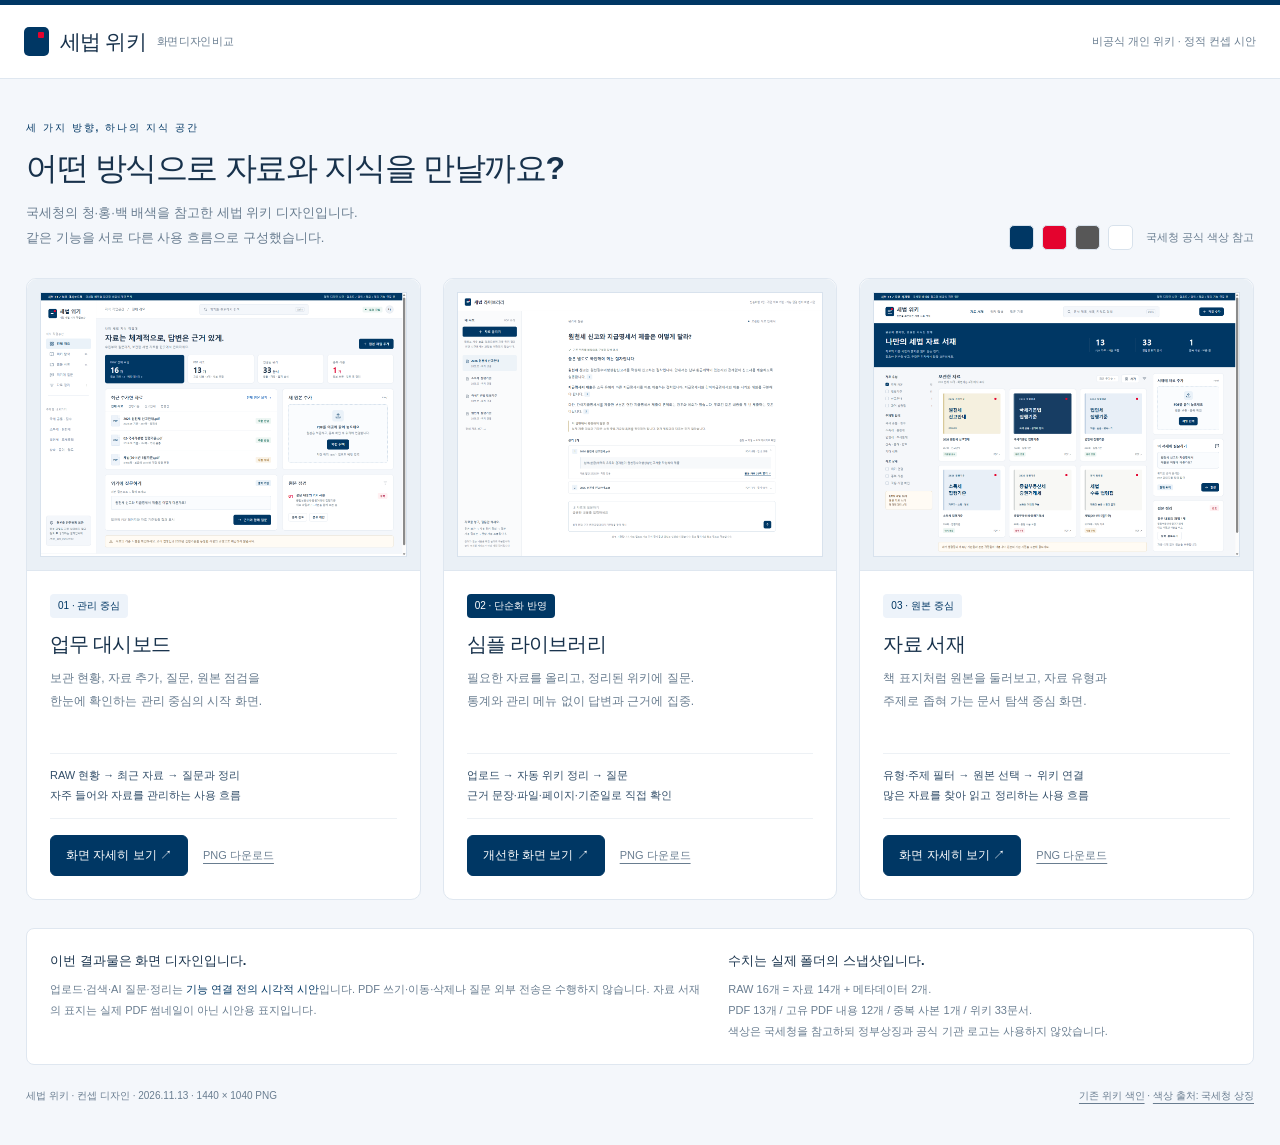
<file: index.html>
<!doctype html>
<html lang="ko">
<head>
<meta charset="utf-8">
<meta name="viewport" content="width=device-width, initial-scale=1">
<meta name="color-scheme" content="light">
<title>세법 위키 · 화면 디자인 3가지</title>
<style>
:root{font-family:"Malgun Gothic","맑은 고딕","Segoe UI",sans-serif;color:#18324c;background:#f4f7fb;font-synthesis:none;--blue:#003764;--red:#e4032e;--muted:#697d90;--line:#dfe7f0}*{box-sizing:border-box}body{margin:0}a{color:inherit}a:focus-visible{outline:3px solid #1265bd;outline-offset:5px}.masthead{border-block-start:5px solid var(--blue);background:#fff;border-block-end:1px solid var(--line);padding:22px max(24px,calc((100% - 1320px)/2));display:flex;align-items:center;justify-content:space-between;gap:20px;flex-wrap:wrap}.wordmark{font-weight:800;font-size:21px;letter-spacing:-.8px;display:flex;align-items:center;gap:11px}.mark{inline-size:25px;block-size:29px;border-radius:5px;background:var(--blue);position:relative}.mark:after{content:"";position:absolute;inset-block-start:5px;inset-inline-end:5px;inline-size:6px;block-size:6px;background:var(--red);border-radius:1px}.masthead small{font-size:11px;color:var(--muted)}main{max-inline-size:1372px;margin-inline:auto;padding:42px 26px}.intro{display:flex;align-items:flex-end;justify-content:space-between;gap:25px;flex-wrap:wrap;margin-block-end:28px}.eyebrow{font-size:10px;letter-spacing:2px;color:var(--blue);font-weight:700}h1{font-size:32px;line-height:1.5;letter-spacing:-1.4px;margin:9px 0}p{font-size:13px;line-height:1.9;color:var(--muted);margin:0}.palette{display:flex;gap:8px;align-items:center;flex-wrap:wrap}.swatch{inline-size:25px;block-size:25px;border-radius:5px;border:1px solid #d8e2ec}.palette span:last-child{font-size:11px;color:var(--muted);margin-inline-start:5px}.cards{display:grid;grid-template-columns:repeat(auto-fit,minmax(min(100%,340px),1fr));gap:22px}.card{border:1px solid var(--line);background:white;border-radius:10px;min-inline-size:0}.image-link{display:block;background:#eaf0f6;border-radius:10px 10px 0 0;padding:13px;border-block-end:1px solid var(--line)}img{display:block;inline-size:100%;block-size:auto;aspect-ratio:1440/1040;border:1px solid #d8e2ed;background:#fff}.details{padding:23px}.badge{display:inline-block;font-size:10px;padding:5px 8px;color:var(--blue);background:#edf3fa;border-radius:4px}.badge.recommended{background:var(--blue);color:#fff}h2{font-size:20px;letter-spacing:-.8px;margin:13px 0 9px}.description{min-block-size:70px;font-size:12px}.focus{font-size:11px;color:#324e69;margin-block:16px;padding-block:12px;border-block:1px solid #edf1f5;line-height:1.8}.links{display:flex;align-items:center;gap:10px;flex-wrap:wrap}.open{display:inline-block;font-size:12px;font-weight:700;background:var(--blue);color:white;padding:11px 15px;border:1px solid var(--blue);border-radius:6px;text-decoration:none}.download{font-size:11px;color:var(--muted);padding:10px 5px;text-underline-offset:4px}.scope{margin-block-start:28px;display:grid;grid-template-columns:minmax(0,1.3fr) minmax(0,1fr);gap:26px;background:white;border:1px solid var(--line);border-radius:8px;padding:23px}.scope h3{font-size:13px;margin:0 0 9px}.scope p{font-size:11px}.scope strong{color:var(--blue)}footer{display:flex;justify-content:space-between;gap:20px;flex-wrap:wrap;font-size:10px;color:var(--muted);padding-block-start:24px}footer a{text-underline-offset:4px}@media(max-width:700px){main{padding:28px 18px}h1{font-size:25px}.masthead{padding:18px}.intro{align-items:flex-start}.scope{grid-template-columns:minmax(0,1fr)}.description{min-block-size:0}}
</style>
</head>
<body>
<header class="masthead"><div class="wordmark"><span class="mark" aria-hidden="true"></span>세법 위키 <small>화면 디자인 비교</small></div><small>비공식 개인 위키 · 정적 컨셉 시안</small></header>
<main>
<section class="intro"><div><div class="eyebrow">세 가지 방향, 하나의 지식 공간</div><h1>어떤 방식으로 자료와 지식을 만날까요?</h1><p>국세청의 청·홍·백 배색을 참고한 세법 위키 디자인입니다.<br>같은 기능을 서로 다른 사용 흐름으로 구성했습니다.</p></div><div class="palette" aria-label="정부청색 003764, 정부적색 E4032E, 정부회색 575757, 백색"><span class="swatch" style="background:#003764"></span><span class="swatch" style="background:#e4032e"></span><span class="swatch" style="background:#575757"></span><span class="swatch" style="background:white"></span><span>국세청 공식 색상 참고</span></div></section>
<section class="cards" aria-label="컨셉 디자인 3가지">
<article class="card"><a class="image-link" href="design/concept-01.html" aria-label="시안 01 업무 대시보드 화면 열기"><img src="design/concept-01.png" width="1440" height="1040" alt="시안 01. 흰색 사이드바와 청색 현황 카드, 최근 자료, 업로드, 위키 질문, 원본 점검을 배치한 대시보드" fetchpriority="high"></a><div class="details"><span class="badge">01 · 관리 중심</span><h2>업무 대시보드</h2><p class="description">보관 현황, 자료 추가, 질문, 원본 점검을<br>한눈에 확인하는 관리 중심의 시작 화면.</p><div class="focus">RAW 현황 → 최근 자료 → 질문과 정리<br>자주 들어와 자료를 관리하는 사용 흐름</div><div class="links"><a class="open" href="design/concept-01.html">화면 자세히 보기 ↗</a><a class="download" href="design/concept-01.png" download>PNG 다운로드</a></div></div></article>
<article class="card"><a class="image-link" href="design/concept-02.html" aria-label="단순화한 시안 02 세법 라이브러리 열기"><img src="design/concept-02.png" width="1440" height="1040" alt="단순화한 시안 02. 왼쪽 내 자료와 업로드, 가운데 질문과 답변, 접어 볼 수 있는 정확한 원문 인용과 PDF 링크를 배치한 두 열 라이브러리" loading="lazy"></a><div class="details"><span class="badge recommended">02 · 단순화 반영</span><h2>심플 라이브러리</h2><p class="description">필요한 자료를 올리고, 정리된 위키에 질문.<br>통계와 관리 메뉴 없이 답변과 근거에 집중.</p><div class="focus">업로드 → 자동 위키 정리 → 질문<br>근거 문장·파일·페이지·기준일로 직접 확인</div><div class="links"><a class="open" href="design/concept-02.html">개선한 화면 보기 ↗</a><a class="download" href="design/concept-02.png" download>PNG 다운로드</a></div></div></article>
<article class="card"><a class="image-link" href="design/concept-03.html" aria-label="시안 03 자료 서재 화면 열기"><img src="design/concept-03.png" width="1440" height="1040" alt="시안 03. 청색 소개 영역, 세목 필터, 책 표지형 PDF 서가, 자료 추가와 질문 및 중복 검토를 배치한 자료 서재" loading="lazy"></a><div class="details"><span class="badge">03 · 원본 중심</span><h2>자료 서재</h2><p class="description">책 표지처럼 원본을 둘러보고, 자료 유형과<br>주제로 좁혀 가는 문서 탐색 중심 화면.</p><div class="focus">유형·주제 필터 → 원본 선택 → 위키 연결<br>많은 자료를 찾아 읽고 정리하는 사용 흐름</div><div class="links"><a class="open" href="design/concept-03.html">화면 자세히 보기 ↗</a><a class="download" href="design/concept-03.png" download>PNG 다운로드</a></div></div></article>
</section>
<section class="scope"><div><h3>이번 결과물은 화면 디자인입니다.</h3><p>업로드·검색·AI 질문·정리는 <strong>기능 연결 전의 시각적 시안</strong>입니다. PDF 쓰기·이동·삭제나 질문 외부 전송은 수행하지 않습니다. 자료 서재의 표지는 실제 PDF 썸네일이 아닌 시안용 표지입니다.</p></div><div><h3>수치는 실제 폴더의 스냅샷입니다.</h3><p>RAW 16개 = 자료 14개 + 메타데이터 2개.<br>PDF 13개 / 고유 PDF 내용 12개 / 중복 사본 1개 / 위키 33문서.<br>색상은 국세청을 참고하되 정부상징과 공식 기관 로고는 사용하지 않았습니다.</p></div></section>
<footer><span>세법 위키 · 컨셉 디자인 · 2026.11.13 · 1440 × 1040 PNG</span><span><a href="wiki/index.md">기존 위키 색인</a> · <a href="https://www.nts.go.kr/nts/cm/cntnts/cntntsView.do?cntntsId=8139&amp;mi=6738">색상 출처: 국세청 상징</a></span></footer>
</main>
</body>
</html>
</file>
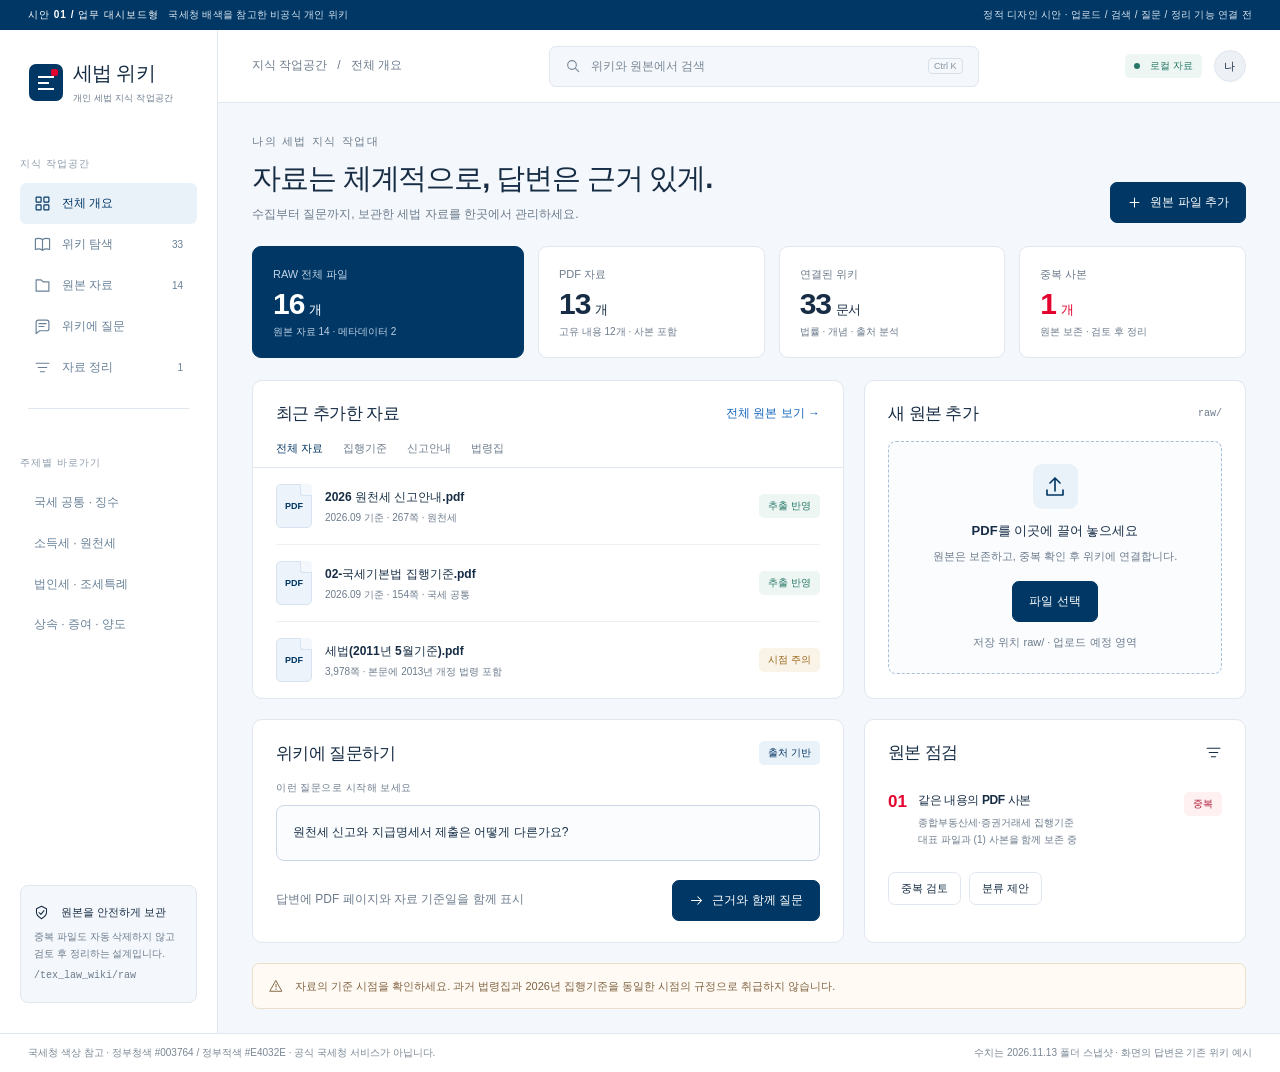
<file: design/concept-01.html>
<!doctype html>
<html lang="ko"><head><meta charset="utf-8"><meta name="viewport" content="width=device-width,initial-scale=1"><meta name="color-scheme" content="light"><title>시안 01 · 업무 대시보드 | 세법 위키 디자인 시안</title><link rel="stylesheet" href="concepts.css"></head><body class="dashboard"><div class="concept-strip"><span><b>시안 01 / 업무 대시보드형</b> &nbsp; 국세청 배색을 참고한 비공식 개인 위키</span><span>정적 디자인 시안 · 업로드 / 검색 / 질문 / 정리 기능 연결 전</span></div><div class="dashboard-shell"><aside class="dashboard-sidebar"><div class="brand"><span class="brand-mark"><i></i><i></i><i></i></span><span>세법 위키<small>개인 세법 지식 작업공간</small></span></div><div class="nav-label">지식 작업공간</div><div class="nav-item active"><svg width="18" height="18" viewBox="0 0 24 24" fill="none" stroke="currentColor" stroke-width="1.65" stroke-linecap="round" stroke-linejoin="round" aria-hidden="true"><rect x="3" y="3" width="7" height="7" rx="1"/><rect x="14" y="3" width="7" height="7" rx="1"/><rect x="3" y="14" width="7" height="7" rx="1"/><rect x="14" y="14" width="7" height="7" rx="1"/></svg><span>전체 개요</span></div><div class="nav-item "><svg width="18" height="18" viewBox="0 0 24 24" fill="none" stroke="currentColor" stroke-width="1.65" stroke-linecap="round" stroke-linejoin="round" aria-hidden="true"><path d="M12 5C9 3 5 3 2 4v15c3-1 7-1 10 1 3-2 7-2 10-1V4c-3-1-7-1-10 1Z"/><path d="M12 5v15"/></svg><span>위키 탐색</span><span class=count>33</span></div><div class="nav-item "><svg width="18" height="18" viewBox="0 0 24 24" fill="none" stroke="currentColor" stroke-width="1.65" stroke-linecap="round" stroke-linejoin="round" aria-hidden="true"><path d="M3 7V4h7l3 3h8v13H3Z"/></svg><span>원본 자료</span><span class=count>14</span></div><div class="nav-item "><svg width="18" height="18" viewBox="0 0 24 24" fill="none" stroke="currentColor" stroke-width="1.65" stroke-linecap="round" stroke-linejoin="round" aria-hidden="true"><path d="M21 15a3 3 0 0 1-3 3H8l-5 4V6a3 3 0 0 1 3-3h12a3 3 0 0 1 3 3Z"/><path d="M7 8h10M7 12h7"/></svg><span>위키에 질문</span></div><div class="nav-item "><svg width="18" height="18" viewBox="0 0 24 24" fill="none" stroke="currentColor" stroke-width="1.65" stroke-linecap="round" stroke-linejoin="round" aria-hidden="true"><path d="M3 6h18M6 12h12M9 18h6"/></svg><span>자료 정리</span><span class=count>1</span></div><div class="nav-separator"></div><div class="nav-label">주제별 바로가기</div><div class="nav-item">국세 공통 · 징수</div><div class="nav-item">소득세 · 원천세</div><div class="nav-item">법인세 · 조세특례</div><div class="nav-item">상속 · 증여 · 양도</div><div class="sidebar-bottom"><div class="row"><svg width="15" height="15" viewBox="0 0 24 24" fill="none" stroke="currentColor" stroke-width="1.65" stroke-linecap="round" stroke-linejoin="round" aria-hidden="true"><path d="m12 2 8 4v6c0 5-8 10-8 10S4 17 4 12V6Z"/><path d="m8 12 3 3 5-6"/></svg><strong>원본을 안전하게 보관</strong></div><p>중복 파일도 자동 삭제하지 않고<br>검토 후 정리하는 설계입니다.</p><span class="code-label">/tex_law_wiki/raw</span></div></aside><div><header class="dashboard-topbar"><span class="caption">지식 작업공간 &nbsp; / &nbsp; <b>전체 개요</b></span><div class="mock-search"><svg width="16" height="16" viewBox="0 0 24 24" fill="none" stroke="currentColor" stroke-width="1.65" stroke-linecap="round" stroke-linejoin="round" aria-hidden="true"><circle cx="10.5" cy="10.5" r="6.5"/><path d="m16 16 4.5 4.5"/></svg><span>위키와 원본에서 검색</span><kbd>Ctrl K</kbd></div><div class="row"><span class="pill green"><span class="dot"></span>로컬 자료</span><span class="avatar">나</span></div></header><main class="dashboard-main"><div class="dashboard-heading"><div><div class="eyebrow muted" style="margin-bottom:8px">나의 세법 지식 작업대</div><h1>자료는 체계적으로, 답변은 근거 있게.</h1><p>수집부터 질문까지, 보관한 세법 자료를 한곳에서 관리하세요.</p></div><span class="button primary "><svg width="15" height="15" viewBox="0 0 24 24" fill="none" stroke="currentColor" stroke-width="1.65" stroke-linecap="round" stroke-linejoin="round" aria-hidden="true"><path d="M12 5v14M5 12h14"/></svg>원본 파일 추가</span></div><section class="stats" aria-label="작업 시점 자료 현황"><div class="stat"><small>RAW 전체 파일</small><div class="value">16<span>개</span></div><div class="sub">원본 자료 14 · 메타데이터 2</div></div><div class="stat"><small>PDF 자료</small><div class="value">13<span>개</span></div><div class="sub">고유 내용 12개 · 사본 포함</div></div><div class="stat"><small>연결된 위키</small><div class="value">33<span>문서</span></div><div class="sub">법률 · 개념 · 출처 분석</div></div><div class="stat"><small>중복 사본</small><div class="value" style="color:var(--red)">1<span>개</span></div><div class="sub">원본 보존 · 검토 후 정리</div></div></section><div class="dashboard-grid"><section class="panel"><div class="panel-head"><h2>최근 추가한 자료</h2><span class="text-link">전체 원본 보기 →</span></div><div class="document-tabs"><b>전체 자료</b><span>집행기준</span><span>신고안내</span><span>법령집</span></div><div class="document-list"><div class="file-row"><div class="file-icon">PDF</div><div class="file-main"><strong>2026 원천세 신고안내.pdf</strong><p>2026.09 기준 · 267쪽 · 원천세</p></div><span class="pill green">추출 반영</span></div><div class="file-row"><div class="file-icon">PDF</div><div class="file-main"><strong>02-국세기본법 집행기준.pdf</strong><p>2026.09 기준 · 154쪽 · 국세 공통</p></div><span class="pill green">추출 반영</span></div><div class="file-row"><div class="file-icon">PDF</div><div class="file-main"><strong>세법(2011년 5월기준).pdf</strong><p>3,978쪽 · 본문에 2013년 개정 법령 포함</p></div><span class="pill amber">시점 주의</span></div></div></section><section class="panel dashboard-upload"><div class="panel-head"><h2>새 원본 추가</h2><span class="code-label">raw/</span></div><div class="dropzone"><div class="upload-icon"><svg width="24" height="24" viewBox="0 0 24 24" fill="none" stroke="currentColor" stroke-width="1.65" stroke-linecap="round" stroke-linejoin="round" aria-hidden="true"><path d="M12 16V3m-5 5 5-5 5 5M4 15v5h16v-5"/></svg></div><strong>PDF를 이곳에 끌어 놓으세요</strong><p>원본은 보존하고, 중복 확인 후 위키에 연결합니다.</p><span class="button primary ">파일 선택</span><p style="margin-top:11px">저장 위치 raw/ · 업로드 예정 영역</p></div></section></div><div class="dashboard-lower"><section class="panel dashboard-ask"><div class="panel-head"><h2>위키에 질문하기</h2><span class="pill">출처 기반</span></div><div class="panel-body"><div class="qa-label">이런 질문으로 시작해 보세요</div><div class="question-box">원천세 신고와 지급명세서 제출은 어떻게 다른가요?</div><div class="ask-meta"><span class="caption">답변에 PDF 페이지와 자료 기준일을 함께 표시</span><span class="button primary "><svg width="15" height="15" viewBox="0 0 24 24" fill="none" stroke="currentColor" stroke-width="1.65" stroke-linecap="round" stroke-linejoin="round" aria-hidden="true"><path d="M4 12h16m-6-6 6 6-6 6"/></svg>근거와 함께 질문</span></div></div></section><section class="panel"><div class="panel-head"><h2>원본 점검</h2><svg width="17" height="17" viewBox="0 0 24 24" fill="none" stroke="currentColor" stroke-width="1.65" stroke-linecap="round" stroke-linejoin="round" aria-hidden="true"><path d="M3 6h18M6 12h12M9 18h6"/></svg></div><div class="panel-body"><div class="review-row"><span class="review-number">01</span><div><h3>같은 내용의 PDF 사본</h3><p>종합부동산세·증권거래세 집행기준<br>대표 파일과 (1) 사본을 함께 보존 중</p></div><span class="pill red" style="margin-left:auto">중복</span></div><div class="review-actions"><span class="button  small">중복 검토</span><span class="button  small">분류 제안</span></div></div></section></div><div class="notice row"><svg width="14" height="14" viewBox="0 0 24 24" fill="none" stroke="currentColor" stroke-width="1.65" stroke-linecap="round" stroke-linejoin="round" aria-hidden="true"><path d="m12 3 10 18H2Z"/><path d="M12 9v5m0 3v1"/></svg> <span>자료의 기준 시점을 확인하세요. 과거 법령집과 2026년 집행기준을 동일한 시점의 규정으로 취급하지 않습니다.</span></div></main></div></div><footer class="static-caption"><span>국세청 색상 참고 · 정부청색 #003764 / 정부적색 #E4032E · 공식 국세청 서비스가 아닙니다.</span><span>수치는 2026.11.13 폴더 스냅샷 · 화면의 답변은 기존 위키 예시</span></footer></body></html>
</file>
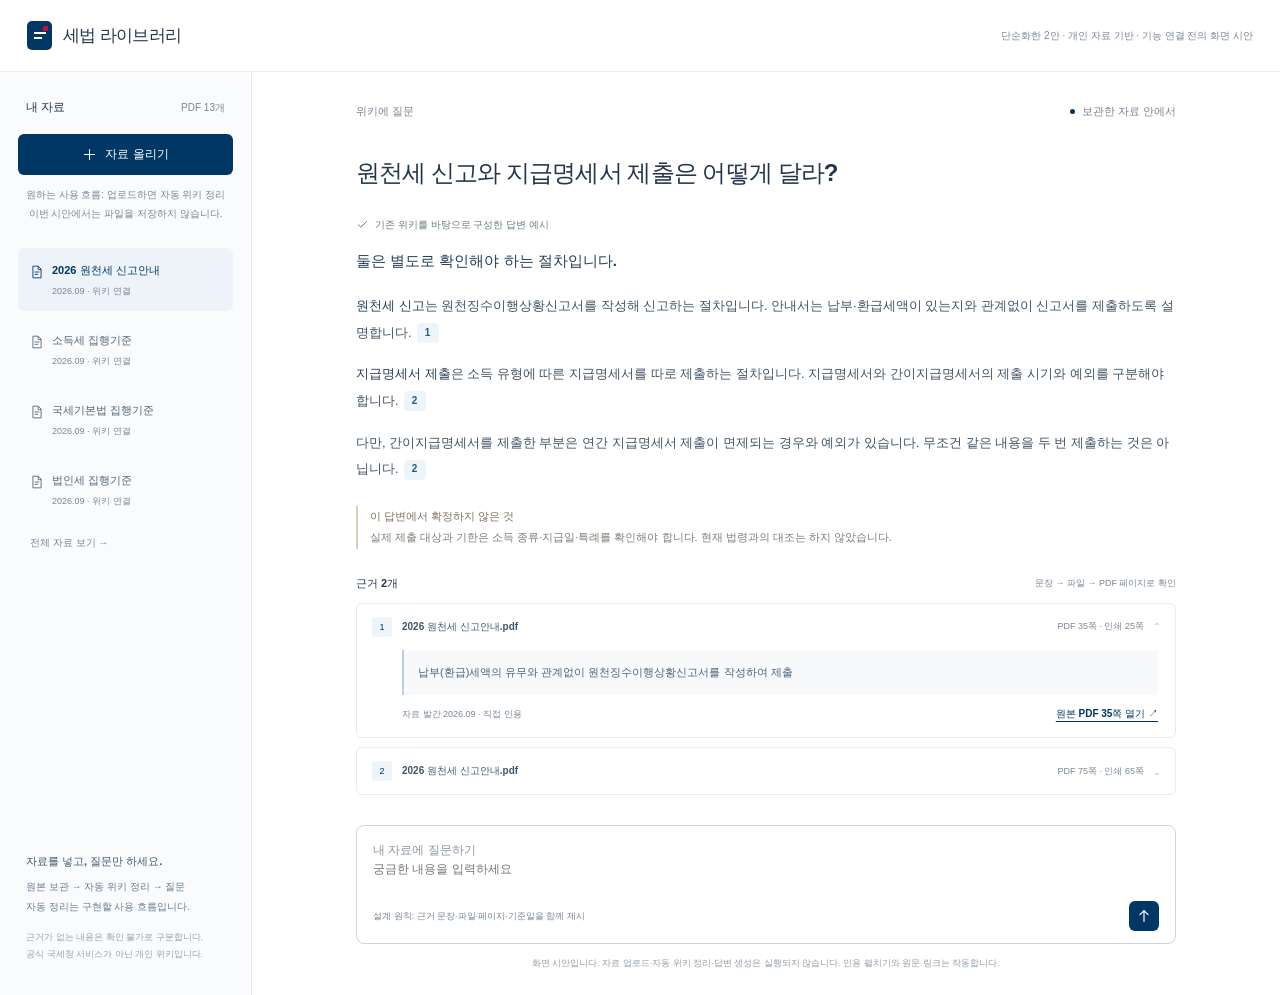
<file: design/concept-02.html>
<!doctype html>
<html lang="ko">
<head>
<meta charset="utf-8">
<meta name="viewport" content="width=device-width, initial-scale=1">
<meta name="color-scheme" content="light">
<title>세법 라이브러리 · 자료와 근거로 답하기</title>
<style>
:root{font-family:"Malgun Gothic","맑은 고딕","Segoe UI",sans-serif;color:#24364b;background:#fff;font-synthesis:none;--blue:#003764;--red:#e4032e;--muted:#788694;--line:#e7ebf0;--soft:#f7f9fb}
*{box-sizing:border-box}body{margin:0}a{color:var(--blue);text-underline-offset:4px}button,input{font:inherit}button:disabled{opacity:1;cursor:not-allowed}button,a,summary,input{outline-offset:4px}button:focus-visible,a:focus-visible,summary:focus-visible,input:focus-visible{outline:2px solid #286dba}h1,h2,p{margin:0}svg{display:block;flex:none}
.header{block-size:72px;border-block-end:1px solid var(--line);display:flex;align-items:center;justify-content:space-between;padding-inline:27px;gap:20px}
.brand{display:flex;align-items:center;gap:11px;font-size:17px;font-weight:800;letter-spacing:-.7px}.brand-mark{inline-size:25px;block-size:29px;border-radius:5px;background:var(--blue);position:relative;display:grid;place-content:center;gap:3px}.brand-mark:before{content:"";position:absolute;inline-size:5px;block-size:5px;background:var(--red);inset-block-start:5px;inset-inline-end:4px;border-radius:1px}.brand-mark i{inline-size:12px;block-size:2px;background:white}.brand-mark i:last-child{inline-size:8px}
.prototype{font-size:10px;color:var(--muted)}.shell{display:grid;grid-template-columns:252px minmax(0,1fr);min-block-size:calc(100dvh - 72px)}
.library{background:#fafbfc;border-inline-end:1px solid var(--line);padding:27px 18px;display:flex;flex-direction:column;min-inline-size:0}.library-heading{display:flex;align-items:center;justify-content:space-between;padding-inline:8px;margin-block-end:18px}.library-heading h2{font-size:12px}.library-heading span{font-size:10px;color:var(--muted)}
.upload{display:flex;align-items:center;justify-content:center;gap:8px;background:var(--blue);color:white;border:0;border-radius:6px;padding:12px;font-size:12px;font-weight:700;inline-size:100%}.upload-help{font-size:10px;line-height:1.9;color:var(--muted);text-align:center;margin-block:10px 25px}.document{display:block;text-decoration:none;color:#536576;padding:13px 12px;border-radius:6px;margin-block-end:7px;overflow-wrap:anywhere}.document.active{color:var(--blue);background:#edf3f8}.document-title{display:flex;align-items:flex-start;gap:8px;font-size:11px;font-weight:600;line-height:1.65}.document-title svg{margin-block-start:3px}.document small{display:block;color:var(--muted);font-size:9px;margin:5px 0 0 22px}.library-more{font-size:10px;color:var(--muted);margin:8px 12px 0;text-decoration:none}.library-bottom{margin-block-start:auto;padding:30px 8px 5px}.workflow{font-size:10px;color:#657c92;line-height:2}.workflow strong{display:block;color:#405a72;font-size:11px;font-weight:600;margin-block-end:5px}.library-bottom small{display:block;font-size:9px;line-height:1.9;color:#96a0aa;margin-block-start:12px}
.workspace{min-inline-size:0;padding:32px 48px 24px}.reading-column{max-inline-size:820px;margin-inline:auto}.workspace-top{display:flex;justify-content:space-between;align-items:center;margin-block-end:34px;font-size:11px;color:var(--muted)}.scope{display:flex;align-items:center;gap:7px}.scope:before{content:"";inline-size:5px;block-size:5px;border-radius:50%;background:var(--blue)}
h1{font-size:24px;font-weight:700;letter-spacing:-.9px;line-height:1.65;margin-block-end:25px}.answer-label{font-size:10px;color:#67816f;display:flex;gap:6px;align-items:center;margin-block-end:15px}.answer-label svg{color:#67816f}.answer{font-size:13px;line-height:2.05;color:#405467}.answer .lead{font-size:15px;font-weight:600;line-height:1.9;color:#253e56;margin-block-end:18px}.answer p+p{margin-block-start:15px}.answer strong{color:#253e56;font-weight:700}.citation{display:inline-flex;justify-content:center;align-items:center;inline-size:22px;block-size:20px;border-radius:4px;background:#edf4fa;color:#205b91;font-size:10px;text-decoration:none;font-weight:700;margin-inline-start:5px;vertical-align:1px}.answer-limit{font-size:11px;line-height:1.95;color:#7e7d75;border-inline-start:2px solid #dbcfaf;padding-inline-start:12px;margin-block-start:23px}.answer-limit strong{color:#7a725e;font-weight:600}
.evidence{margin-block-start:27px}.evidence-heading{display:flex;align-items:center;justify-content:space-between;margin-block-end:12px}.evidence-heading h2{font-size:11px;font-weight:600}.evidence-heading span{font-size:9px;color:var(--muted)}.source{border:1px solid var(--line);border-radius:6px;margin-block-end:9px;background:#fff;scroll-margin-block:20px}.source summary{list-style:none;cursor:pointer;display:flex;align-items:center;gap:10px;padding:13px 15px;font-size:10px;min-inline-size:0}.source summary::-webkit-details-marker{display:none}.source-number{font-size:9px;color:var(--blue);background:#edf4fa;border-radius:3px;inline-size:20px;block-size:20px;display:grid;place-content:center;flex:none}.source-name{font-weight:600;color:#41566c;min-inline-size:0;overflow-wrap:anywhere}.source-location{margin-inline-start:auto;font-size:9px;color:var(--muted);white-space:nowrap}.source-chevron{font-size:11px;color:#7f91a2}.source[open] .source-chevron{transform:rotate(180deg)}.source-body{padding:0 17px 16px 45px}.source blockquote{margin:0;padding:12px 14px;border-inline-start:2px solid #bdd0e1;background:var(--soft);font-size:11px;line-height:1.95;color:#4c647a}.source-body .source-meta{display:flex;align-items:center;justify-content:space-between;gap:12px;flex-wrap:wrap;margin-block-start:12px;font-size:9px;color:var(--muted)}.source-meta a{font-weight:600;font-size:10px}.quote-extra{font-size:10px;line-height:1.9;color:#74808c;margin-block-start:10px}
.composer{margin-block-start:30px;border:1px solid #c9d7e4;border-radius:8px;padding:16px 16px 12px;background:#fff}.composer label{display:block;font-size:12px;color:#8a96a3}.composer input{inline-size:100%;border:0;background:transparent;outline:0;padding:0;color:#81909e;font-size:12px;min-inline-size:0}.composer-footer{display:flex;align-items:center;justify-content:space-between;gap:16px;margin-block-start:24px}.composer-footer small{font-size:9px;color:var(--muted)}.send{display:grid;place-content:center;inline-size:30px;block-size:30px;border:0;border-radius:6px;background:var(--blue);color:#fff}.disclaimer{text-align:center;margin-block-start:11px;font-size:9px;line-height:1.8;color:#909ba6}
@media(min-width:1500px){.workspace{padding-block-start:48px}}
@media(max-width:1000px){.shell{grid-template-columns:215px minmax(0,1fr)}.workspace{padding:28px}.source-body{padding-inline-start:17px}.source summary{flex-wrap:wrap}.source-location{margin-inline-start:auto}}
@media(max-width:700px){.header{padding:16px 18px;block-size:auto;align-items:flex-start;flex-wrap:wrap;gap:10px}.brand{font-size:16px}.prototype{font-size:9px}.shell{grid-template-columns:minmax(0,1fr)}.library{border-inline-end:0;border-block-end:1px solid var(--line);padding:18px}.library-heading{padding-inline:0;margin-block-end:12px}.library .document,.library .library-more,.library-bottom{display:none}.upload{inline-size:100%;padding:11px}.upload-help{margin-block:8px 0}.workspace{padding:24px 20px}.workspace-top{margin-block-end:24px;font-size:10px}h1{font-size:21px;margin-block-end:22px}.answer{font-size:12px}.answer .lead{font-size:14px}.source-body{padding:0 12px 14px}.source summary{padding:12px;gap:7px}.source-location{font-size:8px}.source blockquote{font-size:10px}.evidence-heading span{font-size:8px}.composer-footer small{max-inline-size:85%;line-height:1.7}}
</style>
</head>
<body>
<header class="header">
  <div class="brand"><span class="brand-mark" aria-hidden="true"><i></i><i></i></span>세법 라이브러리</div>
  <span class="prototype">단순화한 2안 · 개인 자료 기반 · 기능 연결 전의 화면 시안</span>
</header>
<div class="shell">
  <aside class="library" aria-label="보관 자료">
    <div class="library-heading"><h2>내 자료</h2><span>PDF 13개</span></div>
    <button class="upload" type="button" disabled aria-describedby="upload-help"><svg width="15" height="15" viewBox="0 0 24 24" fill="none" stroke="currentColor" stroke-width="1.7" stroke-linecap="round" aria-hidden="true"><path d="M12 4v16M4 12h16"/></svg>자료 올리기</button>
    <p class="upload-help" id="upload-help">원하는 사용 흐름: 업로드하면 자동 위키 정리<br>이번 시안에서는 파일을 저장하지 않습니다.</p>
    <a class="document active" href="../raw/2026%20원천세%20신고안내.pdf" target="_blank" rel="noopener"><span class="document-title"><svg width="14" height="16" viewBox="0 0 24 24" fill="none" stroke="currentColor" stroke-width="1.5" aria-hidden="true"><path d="M14 2H5v20h14V7Z"/><path d="M14 2v6h5M8 12h8M8 16h6"/></svg>2026 원천세 신고안내</span><small>2026.09 · 위키 연결</small></a>
    <a class="document" href="../raw/07-소득세%20집행기준.pdf" target="_blank" rel="noopener"><span class="document-title"><svg width="14" height="16" viewBox="0 0 24 24" fill="none" stroke="currentColor" stroke-width="1.5" aria-hidden="true"><path d="M14 2H5v20h14V7Z"/><path d="M14 2v6h5M8 12h8M8 16h6"/></svg>소득세 집행기준</span><small>2026.09 · 위키 연결</small></a>
    <a class="document" href="../raw/02-국세기본법%20집행기준.pdf" target="_blank" rel="noopener"><span class="document-title"><svg width="14" height="16" viewBox="0 0 24 24" fill="none" stroke="currentColor" stroke-width="1.5" aria-hidden="true"><path d="M14 2H5v20h14V7Z"/><path d="M14 2v6h5M8 12h8M8 16h6"/></svg>국세기본법 집행기준</span><small>2026.09 · 위키 연결</small></a>
    <a class="document" href="../raw/08-법인세%20집행기준.pdf" target="_blank" rel="noopener"><span class="document-title"><svg width="14" height="16" viewBox="0 0 24 24" fill="none" stroke="currentColor" stroke-width="1.5" aria-hidden="true"><path d="M14 2H5v20h14V7Z"/><path d="M14 2v6h5M8 12h8M8 16h6"/></svg>법인세 집행기준</span><small>2026.09 · 위키 연결</small></a>
    <a class="library-more" href="../wiki/sources/index.md">전체 자료 보기 →</a>
    <div class="library-bottom"><p class="workflow"><strong>자료를 넣고, 질문만 하세요.</strong>원본 보관 → 자동 위키 정리 → 질문<br>자동 정리는 구현할 사용 흐름입니다.</p><small>근거가 없는 내용은 확인 불가로 구분합니다.<br>공식 국세청 서비스가 아닌 개인 위키입니다.</small></div>
  </aside>
  <main class="workspace">
    <div class="reading-column">
      <div class="workspace-top"><span>위키에 질문</span><span class="scope">보관한 자료 안에서</span></div>
      <h1>원천세 신고와 지급명세서 제출은 어떻게 달라?</h1>
      <div class="answer-label"><svg width="13" height="13" viewBox="0 0 24 24" fill="none" stroke="currentColor" stroke-width="1.8" aria-hidden="true"><path d="m4 12 5 5L20 6"/></svg>기존 위키를 바탕으로 구성한 답변 예시</div>
      <section class="answer" aria-label="자료 기반 답변 예시">
        <p class="lead">둘은 별도로 확인해야 하는 절차입니다.</p>
        <p><strong>원천세 신고</strong>는 원천징수이행상황신고서를 작성해 신고하는 절차입니다. 안내서는 납부·환급세액이 있는지와 관계없이 신고서를 제출하도록 설명합니다.<a class="citation" href="#source-1" aria-label="근거 1 확인">1</a></p>
        <p><strong>지급명세서 제출</strong>은 소득 유형에 따른 지급명세서를 따로 제출하는 절차입니다. 지급명세서와 간이지급명세서의 제출 시기와 예외를 구분해야 합니다.<a class="citation" href="#source-2" aria-label="근거 2 확인">2</a></p>
        <p>다만, 간이지급명세서를 제출한 부분은 연간 지급명세서 제출이 면제되는 경우와 예외가 있습니다. 무조건 같은 내용을 두 번 제출하는 것은 아닙니다.<a class="citation" href="#source-2" aria-label="지급명세서 예외의 근거 확인">2</a></p>
      </section>
      <div class="answer-limit"><strong>이 답변에서 확정하지 않은 것</strong><br>실제 제출 대상과 기한은 소득 종류·지급일·특례를 확인해야 합니다. 현재 법령과의 대조는 하지 않았습니다.</div>
      <section class="evidence" aria-label="답변의 원문 근거">
        <div class="evidence-heading"><h2>근거 2개</h2><span>문장 → 파일 → PDF 페이지로 확인</span></div>
        <details class="source" id="source-1" open>
          <summary><span class="source-number">1</span><span class="source-name">2026 원천세 신고안내.pdf</span><span class="source-location">PDF 35쪽 · 인쇄 25쪽</span><span class="source-chevron" aria-hidden="true">⌄</span></summary>
          <div class="source-body">
            <blockquote data-evidence-page="35">납부(환급)세액의 유무와 관계없이 원천징수이행상황신고서를 작성하여 제출</blockquote>
            <div class="source-meta"><span>자료 발간 2026.09 · 직접 인용</span><a class="original-link" href="../raw/2026%20원천세%20신고안내.pdf#page=35" target="_blank" rel="noopener">원본 PDF 35쪽 열기 ↗</a></div>
          </div>
        </details>
        <details class="source" id="source-2">
          <summary><span class="source-number">2</span><span class="source-name">2026 원천세 신고안내.pdf</span><span class="source-location">PDF 75쪽 · 인쇄 65쪽</span><span class="source-chevron" aria-hidden="true">⌄</span></summary>
          <div class="source-body">
            <blockquote data-evidence-page="75">간이지급명세서(사업·기타)를 제출한 경우 그 제출한 부분에 대하여 사업·기타소득 지급명세서(연1회) 제출 면제.</blockquote>
            <p class="quote-extra">같은 주석은 연말정산 사업소득(보험설계사·방문판매원·음료배달원)의 경우 두 서류를 모두 제출해야 한다고 설명합니다. 예외까지 함께 확인합니다.</p>
            <div class="source-meta"><span>자료 발간 2026.09 · 직접 인용 + 예외 요약</span><a class="original-link" href="../raw/2026%20원천세%20신고안내.pdf#page=75" target="_blank" rel="noopener">원본 PDF 75쪽 열기 ↗</a></div>
          </div>
        </details>
      </section>
      <section class="composer" aria-label="질문 입력의 디자인 예시">
        <label for="question">내 자료에 질문하기</label>
        <input id="question" type="text" placeholder="궁금한 내용을 입력하세요" disabled>
        <div class="composer-footer"><small>설계 원칙: 근거 문장·파일·페이지·기준일을 함께 제시</small><button class="send" type="button" disabled aria-label="질문 보내기: 기능 연결 전"><svg width="16" height="16" viewBox="0 0 24 24" fill="none" stroke="currentColor" stroke-width="1.8" stroke-linecap="round" aria-hidden="true"><path d="M12 20V4m-6 6 6-6 6 6"/></svg></button></div>
      </section>
      <p class="disclaimer">화면 시안입니다. 자료 업로드·자동 위키 정리·답변 생성은 실행되지 않습니다. 인용 펼치기와 원문 링크는 작동합니다.</p>
    </div>
  </main>
</div>
<script>
document.querySelectorAll('.citation').forEach(link => {
  link.addEventListener('click', event => {
    event.preventDefault();
    const selected = document.getElementById(link.getAttribute('href').slice(1));
    document.querySelectorAll('.source').forEach(source => { source.open = source === selected; });
    selected.scrollIntoView({block:'nearest'});
    selected.querySelector('summary').focus({preventScroll:true});
  });
});
</script>
</body>
</html>
</file>
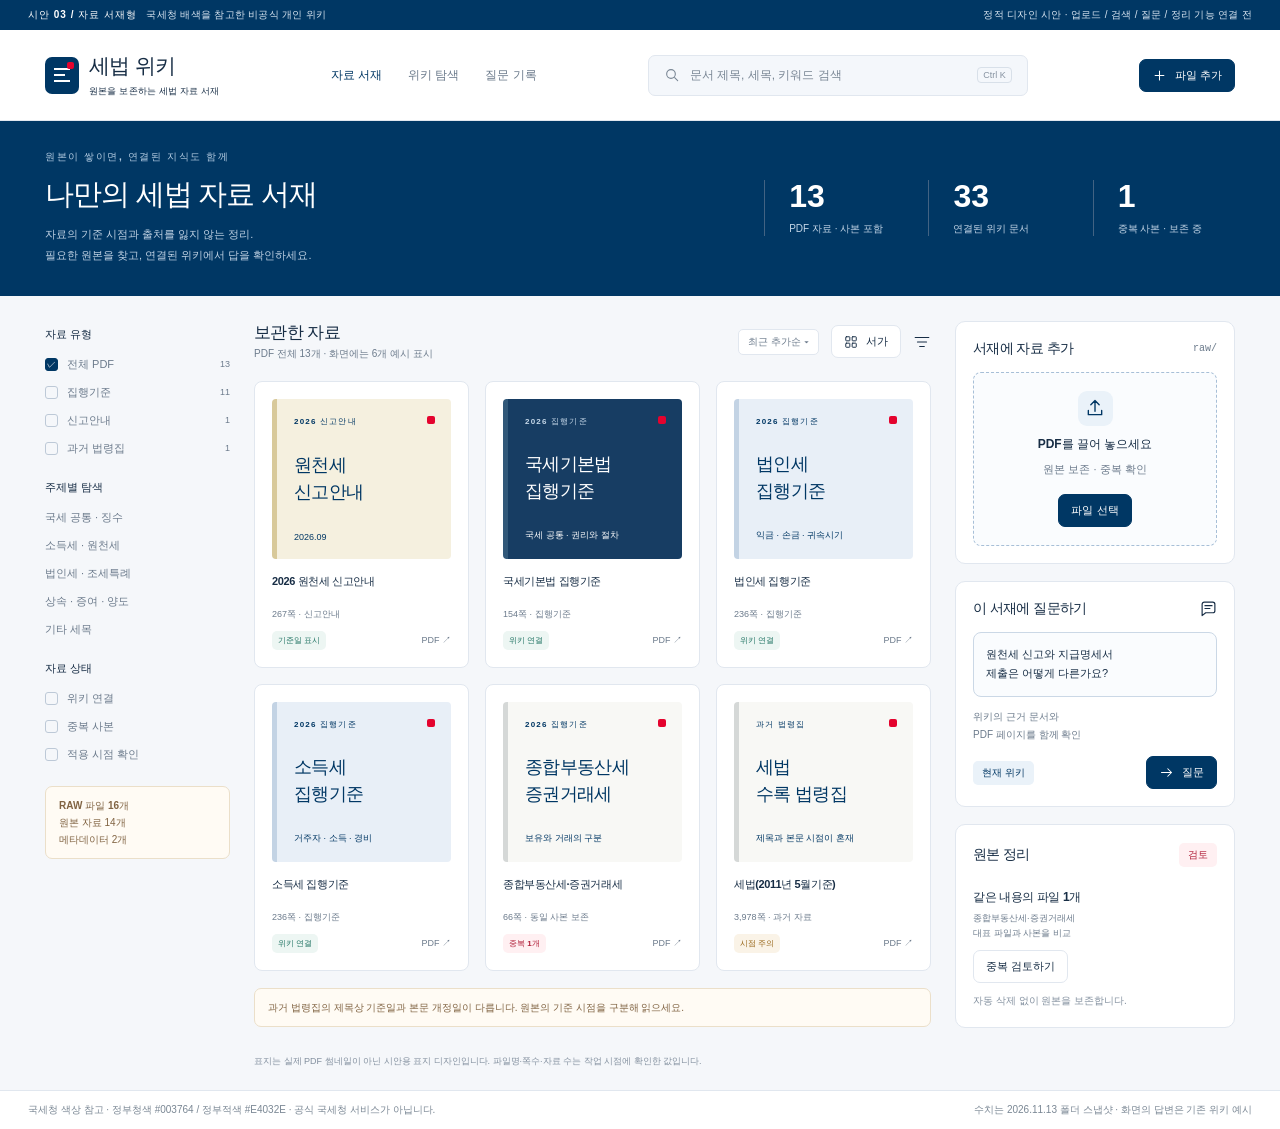
<file: design/concept-03.html>
<!doctype html>
<html lang="ko"><head><meta charset="utf-8"><meta name="viewport" content="width=device-width,initial-scale=1"><meta name="color-scheme" content="light"><title>시안 03 · 자료 서재 | 세법 위키 디자인 시안</title><link rel="stylesheet" href="concepts.css"></head><body class="library"><div class="concept-strip"><span><b>시안 03 / 자료 서재형</b> &nbsp; 국세청 배색을 참고한 비공식 개인 위키</span><span>정적 디자인 시안 · 업로드 / 검색 / 질문 / 정리 기능 연결 전</span></div><header class="library-topbar"><div class="brand"><span class="brand-mark"><i></i><i></i><i></i></span><span>세법 위키<small>원본을 보존하는 세법 자료 서재</small></span></div><nav class="library-nav"><b>자료 서재</b><span>위키 탐색</span><span>질문 기록</span></nav><div class="mock-search"><svg width="16" height="16" viewBox="0 0 24 24" fill="none" stroke="currentColor" stroke-width="1.65" stroke-linecap="round" stroke-linejoin="round" aria-hidden="true"><circle cx="10.5" cy="10.5" r="6.5"/><path d="m16 16 4.5 4.5"/></svg><span>문서 제목, 세목, 키워드 검색</span><kbd>Ctrl K</kbd></div><span class="button primary small"><svg width="15" height="15" viewBox="0 0 24 24" fill="none" stroke="currentColor" stroke-width="1.65" stroke-linecap="round" stroke-linejoin="round" aria-hidden="true"><path d="M12 5v14M5 12h14"/></svg>파일 추가</span></header><section class="library-hero"><div><div class="eyebrow">원본이 쌓이면, 연결된 지식도 함께</div><h1>나만의 세법 자료 서재</h1><p>자료의 기준 시점과 출처를 잃지 않는 정리.<br>필요한 원본을 찾고, 연결된 위키에서 답을 확인하세요.</p></div><div class="library-hero-stats"><div><strong>13</strong><span>PDF 자료 · 사본 포함</span></div><div><strong>33</strong><span>연결된 위키 문서</span></div><div><strong>1</strong><span>중복 사본 · 보존 중</span></div></div></section><div class="library-main"><aside class="library-filter"><div class="filter-group"><div class="filter-title">자료 유형</div><div class="filter-option"><span class="checkbox checked">✓</span><span>전체 PDF</span><small>13</small></div><div class="filter-option"><span class="checkbox "></span><span>집행기준</span><small>11</small></div><div class="filter-option"><span class="checkbox "></span><span>신고안내</span><small>1</small></div><div class="filter-option"><span class="checkbox "></span><span>과거 법령집</span><small>1</small></div></div><div class="filter-group"><div class="filter-title">주제별 탐색</div><div class="filter-option">국세 공통 · 징수</div><div class="filter-option">소득세 · 원천세</div><div class="filter-option">법인세 · 조세특례</div><div class="filter-option">상속 · 증여 · 양도</div><div class="filter-option">기타 세목</div></div><div class="filter-group"><div class="filter-title">자료 상태</div><div class="filter-option"><span class="checkbox"></span>위키 연결</div><div class="filter-option"><span class="checkbox"></span>중복 사본</div><div class="filter-option"><span class="checkbox"></span>적용 시점 확인</div></div><div class="notice"><b>RAW 파일 16개</b><br>원본 자료 14개<br>메타데이터 2개</div></aside><main class="library-content"><div class="library-tools"><div><h2>보관한 자료</h2><span class="caption">PDF 전체 13개 · 화면에는 6개 예시 표시</span></div><div class="row"><span class="tag">최근 추가순 ▾</span><span class="button small"><svg width="14" height="14" viewBox="0 0 24 24" fill="none" stroke="currentColor" stroke-width="1.65" stroke-linecap="round" stroke-linejoin="round" aria-hidden="true"><rect x="3" y="3" width="7" height="7" rx="1"/><rect x="14" y="3" width="7" height="7" rx="1"/><rect x="3" y="14" width="7" height="7" rx="1"/><rect x="14" y="14" width="7" height="7" rx="1"/></svg> 서가</span><svg width="18" height="18" viewBox="0 0 24 24" fill="none" stroke="currentColor" stroke-width="1.65" stroke-linecap="round" stroke-linejoin="round" aria-hidden="true"><path d="M3 6h18M6 12h12M9 18h6"/></svg></div></div><section class="book-grid" aria-label="PDF 자료 예시"><article class="book"><div class="book-cover sand"><span class="cover-category">2026 신고안내</span><strong>원천세<br>신고안내</strong><small>2026.09</small></div><h3>2026 원천세 신고안내</h3><p class="tiny">267쪽 · 신고안내</p><div class="row"><span class="pill green">기준일 표시</span><span class="tiny" style="margin-left:auto">PDF ↗</span></div></article><article class="book"><div class="book-cover navy"><span class="cover-category">2026 집행기준</span><strong>국세기본법<br>집행기준</strong><small>국세 공통 · 권리와 절차</small></div><h3>국세기본법 집행기준</h3><p class="tiny">154쪽 · 집행기준</p><div class="row"><span class="pill green">위키 연결</span><span class="tiny" style="margin-left:auto">PDF ↗</span></div></article><article class="book"><div class="book-cover "><span class="cover-category">2026 집행기준</span><strong>법인세<br>집행기준</strong><small>익금 · 손금 · 귀속시기</small></div><h3>법인세 집행기준</h3><p class="tiny">236쪽 · 집행기준</p><div class="row"><span class="pill green">위키 연결</span><span class="tiny" style="margin-left:auto">PDF ↗</span></div></article><article class="book"><div class="book-cover "><span class="cover-category">2026 집행기준</span><strong>소득세<br>집행기준</strong><small>거주자 · 소득 · 경비</small></div><h3>소득세 집행기준</h3><p class="tiny">236쪽 · 집행기준</p><div class="row"><span class="pill green">위키 연결</span><span class="tiny" style="margin-left:auto">PDF ↗</span></div></article><article class="book"><div class="book-cover white"><span class="cover-category">2026 집행기준</span><strong>종합부동산세<br>증권거래세</strong><small>보유와 거래의 구분</small></div><h3>종합부동산세·증권거래세</h3><p class="tiny">66쪽 · 동일 사본 보존</p><div class="row"><span class="pill red">중복 1개</span><span class="tiny" style="margin-left:auto">PDF ↗</span></div></article><article class="book"><div class="book-cover white"><span class="cover-category">과거 법령집</span><strong>세법<br>수록 법령집</strong><small>제목과 본문 시점이 혼재</small></div><h3>세법(2011년 5월기준)</h3><p class="tiny">3,978쪽 · 과거 자료</p><div class="row"><span class="pill amber">시점 주의</span><span class="tiny" style="margin-left:auto">PDF ↗</span></div></article></section><div class="notice">과거 법령집의 제목상 기준일과 본문 개정일이 다릅니다. 원본의 기준 시점을 구분해 읽으세요.</div></main><aside class="library-rail"><section class="panel"><div class="panel-head"><h2>서재에 자료 추가</h2><span class="code-label">raw/</span></div><div class="panel-body"><div class="dropzone"><div class="upload-icon"><svg width="20" height="20" viewBox="0 0 24 24" fill="none" stroke="currentColor" stroke-width="1.65" stroke-linecap="round" stroke-linejoin="round" aria-hidden="true"><path d="M12 16V3m-5 5 5-5 5 5M4 15v5h16v-5"/></svg></div><strong>PDF를 끌어 놓으세요</strong><p>원본 보존 · 중복 확인</p><span class="button primary small">파일 선택</span></div></div></section><section class="panel"><div class="panel-head"><h2>이 서재에 질문하기</h2><svg width="17" height="17" viewBox="0 0 24 24" fill="none" stroke="currentColor" stroke-width="1.65" stroke-linecap="round" stroke-linejoin="round" aria-hidden="true"><path d="M21 15a3 3 0 0 1-3 3H8l-5 4V6a3 3 0 0 1 3-3h12a3 3 0 0 1 3 3Z"/><path d="M7 8h10M7 12h7"/></svg></div><div class="panel-body"><div class="question-box">원천세 신고와 지급명세서<br>제출은 어떻게 다른가요?</div><p class="caption" style="margin-top:11px">위키의 근거 문서와<br>PDF 페이지를 함께 확인</p><div class="ask-meta"><span class="pill">현재 위키</span><span class="button primary small"><svg width="15" height="15" viewBox="0 0 24 24" fill="none" stroke="currentColor" stroke-width="1.65" stroke-linecap="round" stroke-linejoin="round" aria-hidden="true"><path d="M4 12h16m-6-6 6 6-6 6"/></svg>질문</span></div></div></section><section class="panel"><div class="panel-head"><h2>원본 정리</h2><span class="pill red">검토</span></div><div class="panel-body"><div class="review-row"><div><h3>같은 내용의 파일 1개</h3><p>종합부동산세·증권거래세<br>대표 파일과 사본을 비교</p></div></div><span class="button  small">중복 검토하기</span><p class="footnote" style="margin-top:9px">자동 삭제 없이 원본을 보존합니다.</p></div></section></aside></div><div class="library-bottom"><p class="footnote">표지는 실제 PDF 썸네일이 아닌 시안용 표지 디자인입니다. 파일명·쪽수·자료 수는 작업 시점에 확인한 값입니다.</p></div><footer class="static-caption"><span>국세청 색상 참고 · 정부청색 #003764 / 정부적색 #E4032E · 공식 국세청 서비스가 아닙니다.</span><span>수치는 2026.11.13 폴더 스냅샷 · 화면의 답변은 기존 위키 예시</span></footer></body></html>
</file>
<file: design/concepts.css>
@charset "UTF-8";
:root{--blue:#003764;--red:#e4032e;--gray:#575757;--white:#fff;--navy:#102b49;--ink:#172d45;--muted:#6c7b8c;--line:#e1e7ef;--surface:#f4f7fb;--soft:#eaf2f9;--accent:#1265bd;--green:#267767;--amber:#976517;font-family:"Malgun Gothic","맑은 고딕","Segoe UI",sans-serif;color:var(--ink);font-size:14px;background:var(--surface);font-synthesis:none}
*{box-sizing:border-box}body{margin:0}a{color:inherit;text-decoration:none}a:focus-visible{outline:3px solid var(--accent);outline-offset:5px}svg{display:block;flex:none}h1,h2,h3,p{margin:0}h1{font-size:29px;line-height:1.45;letter-spacing:-1.1px;font-weight:800}h2{font-size:17px;letter-spacing:-.6px}h3{font-size:15px;letter-spacing:-.4px}small{font-size:11px}.muted{color:var(--muted)}.tiny{font-size:11px}.caption{font-size:12px;color:var(--muted);line-height:1.8}.eyebrow{font-size:11px;letter-spacing:1.6px;font-weight:700}.row{display:flex;align-items:center;gap:12px;min-inline-size:0}.spread{justify-content:space-between}.wrap{flex-wrap:wrap}.stack{display:grid;gap:16px}.space-top{margin-block-start:20px}.pill{display:inline-flex;align-items:center;gap:5px;padding:5px 9px;background:var(--soft);border-radius:5px;font-size:10px;font-weight:700;color:var(--blue);white-space:nowrap}.pill.green{color:var(--green);background:#edf6f3}.pill.amber{color:var(--amber);background:#faf3e7}.pill.red{color:#b11f39;background:#fff0f2}.button{display:inline-flex;align-items:center;justify-content:center;gap:8px;border:1px solid var(--line);background:var(--white);border-radius:7px;padding:11px 16px;font-size:12px;font-weight:700;white-space:nowrap}.button.primary{background:var(--blue);color:white;border-color:var(--blue)}.button.light{color:var(--blue);background:var(--soft);border-color:var(--soft)}.button.small{padding:8px 12px;font-size:11px}.text-link{color:var(--accent);font-size:12px;font-weight:700}.concept-strip{background:var(--blue);color:#d8e5f1;padding:8px 28px;font-size:10px;display:flex;justify-content:space-between;gap:12px;letter-spacing:.3px}.concept-strip b{color:white;letter-spacing:1px}.brand{display:flex;align-items:center;gap:10px;font-weight:800;font-size:20px;letter-spacing:-.7px}.brand small{display:block;font-size:9px;font-weight:400;letter-spacing:.2px;margin-block-start:5px}.brand-mark{inline-size:34px;block-size:37px;display:grid;place-content:center;gap:4px;border-radius:7px;background:var(--blue);position:relative;flex:none}.brand-mark:before{content:"";position:absolute;inline-size:7px;block-size:7px;background:var(--red);inset-inline-end:5px;inset-block-start:5px;border-radius:2px}.brand-mark i{display:block;inline-size:16px;block-size:2px;background:white}.brand-mark i:nth-child(2){inline-size:11px}.avatar{inline-size:32px;block-size:32px;background:#edf1f5;border:1px solid var(--line);display:grid;place-content:center;border-radius:50%;font-size:11px;font-weight:700}.mock-search{display:flex;gap:10px;align-items:center;background:var(--surface);border:1px solid var(--line);border-radius:7px;color:#7a8795;padding:11px 15px;font-size:12px;min-inline-size:0}.mock-search kbd{margin-inline-start:auto;font-family:inherit;border:1px solid #d8e0e9;padding:2px 5px;border-radius:4px;font-size:9px;white-space:nowrap;color:#8793a1}.panel{background:white;border:1px solid var(--line);border-radius:10px;min-inline-size:0}.panel-head{padding:21px 23px 16px;display:flex;justify-content:space-between;align-items:center;gap:12px}.panel-body{padding:0 23px 22px}.divider{border:0;border-block-start:1px solid var(--line);margin:18px 0}.file-icon{inline-size:36px;block-size:44px;background:#edf3fa;border:1px solid #d7e3f1;color:var(--blue);border-radius:5px;display:grid;place-content:center;font-size:9px;font-weight:800;position:relative;flex:none}.file-icon:before{content:"";position:absolute;inset-block-start:-1px;inset-inline-end:-1px;inline-size:11px;block-size:11px;background:var(--surface);border-inline-start:1px solid #d7e3f1;border-block-end:1px solid #d7e3f1;border-radius:0 4px 0 3px}.file-icon.red{background:#fff0f2;color:#c22c45;border-color:#f3d8de}.file-main{min-inline-size:0;flex:1}.file-main strong{display:block;font-size:12px;line-height:1.7;overflow-wrap:anywhere}.file-main p{font-size:10px;color:var(--muted);margin-block-start:3px}.file-row{display:flex;align-items:center;gap:13px;padding:16px 0;border-block-start:1px solid #edf0f5}.file-row:first-child{border-block-start:0}.dot{display:inline-block;inline-size:6px;block-size:6px;background:var(--green);border-radius:50%;margin-inline-end:5px}.tag{display:inline-block;padding:5px 9px;font-size:10px;border:1px solid var(--line);border-radius:5px;color:var(--muted);background:white}.footnote{color:#83909f;font-size:10px;line-height:1.8}.upload-icon{inline-size:45px;block-size:45px;border-radius:9px;background:var(--soft);color:var(--blue);display:grid;place-content:center;margin:0 auto 13px}.dropzone{border:1px dashed #a7bfd7;border-radius:8px;padding:24px 16px;text-align:center;background:#fafcfe}.dropzone strong{display:block;font-size:13px;margin-block-end:7px}.dropzone p{font-size:11px;line-height:1.7;color:var(--muted)}.dropzone .button{margin-block-start:15px}.question-box{padding:16px;border:1px solid #cbd8e6;background:#fafcfe;border-radius:8px;font-size:12px;line-height:1.8}.ask-meta{display:flex;justify-content:space-between;align-items:center;margin-block-start:19px;gap:8px}.source-tag{display:inline-flex;gap:5px;align-items:center;padding:5px 8px;background:#edf4fb;color:var(--blue);font-size:10px;border-radius:4px}.notice{border:1px solid #ebdfc9;background:#fffbf4;padding:13px 16px;border-radius:7px;color:#806342;font-size:11px;line-height:1.7}.nav-label{font-size:10px;letter-spacing:1px;color:#8d9bab;margin:27px 0 12px}.nav-item{display:flex;align-items:center;gap:11px;font-size:12px;color:#688097;padding:12px 14px;border-radius:6px;line-height:1.4}.nav-item.active{color:var(--blue);background:var(--soft);font-weight:700}.nav-item .count{margin-inline-start:auto;font-size:10px}.nav-separator{height:1px;background:var(--line);margin:20px 8px}.nav-item svg{inline-size:17px;block-size:17px}.code-label{font:10px Consolas,monospace;color:var(--muted)}.static-caption{border-block-start:1px solid var(--line);padding:12px 28px;color:#7a8794;font-size:10px;background:#fff;display:flex;justify-content:space-between;gap:12px;flex-wrap:wrap}
/* 시안 01: 운영을 한눈에 보는 업무 대시보드 */
.dashboard-shell{display:grid;grid-template-columns:218px minmax(0,1fr);min-block-size:958px}.dashboard-sidebar{background:white;border-inline-end:1px solid var(--line);padding:30px 20px;display:flex;flex-direction:column}.dashboard-sidebar .brand{margin:0 9px 25px}.dashboard-sidebar .brand small{color:var(--muted)}.sidebar-bottom{margin-block-start:auto;padding:17px 13px;border:1px solid var(--line);background:var(--surface);border-radius:8px;line-height:1.7}.sidebar-bottom strong{font-size:11px}.sidebar-bottom p{font-size:10px;color:var(--muted);margin-block-start:6px}.dashboard-topbar{height:73px;background:white;border-block-end:1px solid var(--line);padding:0 34px;display:flex;align-items:center;justify-content:space-between;gap:24px}.dashboard-topbar .mock-search{inline-size:430px;max-inline-size:58%}.dashboard-main{padding:31px 34px 24px;max-inline-size:1500px;margin-inline:auto}.dashboard-heading{display:flex;justify-content:space-between;align-items:flex-end;margin-block-end:23px;gap:20px}.dashboard-heading p{font-size:12px;color:var(--muted);margin-block-start:7px}.stats{display:grid;grid-template-columns:1.2fr 1fr 1fr 1fr;gap:14px;margin-block-end:22px}.stat{padding:18px 20px;background:white;border:1px solid var(--line);border-radius:9px}.stat:first-child{background:var(--blue);border-color:var(--blue);color:white}.stat small{font-size:11px;color:var(--muted)}.stat:first-child small{color:#c0d3e7}.stat .value{font-size:30px;letter-spacing:-1px;font-weight:800;margin:7px 0 5px;line-height:1}.stat .value span{font-size:13px;font-weight:400;margin-inline-start:5px}.stat .sub{font-size:10px;color:var(--muted);line-height:1.5}.stat:first-child .sub{color:#c0d3e7}.dashboard-grid{display:grid;grid-template-columns:minmax(0,1.55fr) minmax(300px,1fr);gap:20px}.dashboard-lower{display:grid;grid-template-columns:minmax(0,1.55fr) minmax(300px,1fr);gap:20px;margin-block-start:20px}.document-tabs{display:flex;gap:20px;font-size:11px;color:var(--muted);padding:0 23px 11px;border-block-end:1px solid var(--line)}.document-tabs b{color:var(--blue)}.document-list{padding:0 23px}.dashboard-upload .dropzone{margin:0 23px 20px;padding-block:22px}.dashboard-ask .panel-body{padding-block-end:21px}.qa-label{font-size:10px;letter-spacing:.5px;color:var(--muted);margin-block-end:10px}.review-row{padding:12px 0;display:flex;align-items:flex-start;gap:10px}.review-number{font-size:17px;font-weight:800;min-inline-size:20px;color:var(--red)}.review-row h3{font-size:12px;margin-block-end:5px}.review-row p{font-size:10px;color:var(--muted);line-height:1.7}.review-actions{display:flex;gap:8px;margin-block-start:12px}.dashboard-main>.notice{margin-block-start:20px}
/* 시안 02: 근거와 함께 답을 읽는 지식 워크스페이스 */
.workspace{background:white}.workspace-topbar{height:80px;padding:0 40px;display:flex;justify-content:space-between;align-items:center;border-block-end:1px solid var(--line);gap:24px}.workspace-tabs{display:flex;gap:30px;align-items:center;font-size:12px;color:var(--muted);height:80px}.workspace-tabs b{color:var(--blue);display:flex;align-items:center;height:100%;border-block-end:3px solid var(--blue)}.workspace-layout{display:grid;grid-template-columns:232px minmax(0,1fr) 320px;min-block-size:880px}.workspace-sources{border-inline-end:1px solid var(--line);padding:25px 18px;background:#fbfcfe;display:flex;flex-direction:column}.workspace-sources .mock-search{padding:10px;font-size:10px;margin-block:18px}.source-item{padding:12px;border:1px solid transparent;font-size:11px;line-height:1.7;margin-block-end:7px;border-radius:6px}.source-item.active{background:white;border-color:#cbdced;border-inline-start:3px solid var(--blue)}.source-item p{font-size:9px;color:var(--muted);margin-block-start:5px}.mini-stats{display:grid;grid-template-columns:1fr 1fr;gap:12px;border-block-start:1px solid var(--line);margin-block-start:18px;padding-block-start:18px}.mini-stats strong{font-size:22px;display:block}.mini-stats small{font-size:9px;color:var(--muted)}.workspace-source-bottom{margin-block-start:auto}.compact-upload{padding:16px 10px;border:1px dashed #acbfd1;border-radius:6px;background:white;text-align:center;margin-block-start:22px;font-size:11px;font-weight:700}.workspace-center{padding:31px 38px 28px;min-inline-size:0}.workspace-center .eyebrow{color:var(--accent);margin-block-end:12px}.workspace-question{padding:18px 20px;background:var(--surface);border:1px solid var(--line);border-radius:8px;margin-block:22px;display:flex;align-items:center;gap:12px;font-size:13px}.workspace-question .avatar{inline-size:27px;block-size:27px;background:white;font-size:10px}.answer-title{font-size:10px;font-weight:700;color:var(--green);margin-block-end:13px;display:flex;align-items:center;gap:7px}.answer-copy{font-size:13px;line-height:2;color:#354a60}.answer-copy strong{color:var(--blue);font-weight:800}.answer-comparison{margin-block:22px;border:1px solid var(--line);border-radius:8px;display:grid;grid-template-columns:1fr 1fr}.answer-comparison>div{padding:19px}.answer-comparison>div+div{border-inline-start:1px solid var(--line)}.answer-comparison h3{font-size:13px;margin:10px 0}.answer-comparison p{font-size:11px;color:var(--muted);line-height:1.9}.answer-comparison .number{font-size:10px;color:var(--accent);font-weight:700;letter-spacing:1px}.answer-citations{display:flex;gap:7px;flex-wrap:wrap;margin-block:18px}.answer-note{font-size:11px;line-height:1.8;color:var(--muted);border-inline-start:2px solid #cad9e9;padding-inline-start:13px;margin-block:20px}.composer{margin-block-start:29px;border:1px solid #b6c9dd;border-radius:9px;padding:18px;background:#fff}.composer p{font-size:12px;color:#8693a0}.composer .row{margin-block-start:24px}.composer .button{margin-inline-start:auto}.evidence-sidebar{border-inline-start:1px solid var(--line);background:#f7f9fc;padding:27px 21px}.evidence-card{margin-block-start:17px;background:white;border:1px solid var(--line);border-radius:7px;padding:18px}.evidence-card .file-row{padding:0;border:0;align-items:flex-start;gap:10px}.evidence-card .file-icon{inline-size:28px;block-size:35px;font-size:8px}.evidence-card blockquote{font-size:11px;line-height:1.9;color:#496077;margin:17px 0 13px;padding:11px;background:#f5f8fc;border-radius:4px}.evidence-card .page-label{font-size:10px;color:var(--accent);font-weight:700}.evidence-sidebar .notice{margin-block-start:19px;font-size:10px;padding:12px}.workspace-center h1{font-size:26px}
/* 시안 03: 원본의 분류와 상태가 중심인 자료 서재 */
.library{background:#f5f7fa}.library-topbar{padding:22px 45px;display:flex;align-items:center;justify-content:space-between;gap:26px;background:white;border-block-end:1px solid var(--line)}.library-topbar .mock-search{inline-size:380px}.library-topbar .brand{font-size:21px}.library-nav{display:flex;gap:26px;font-size:12px;color:var(--muted)}.library-nav b{color:var(--blue)}.library-hero{background:var(--blue);color:white;padding:29px 45px 30px;display:grid;grid-template-columns:minmax(0,1.4fr) minmax(0,1fr);align-items:center;gap:60px}.library-hero .eyebrow{color:#b2cbe1;font-size:10px;margin-block-end:9px}.library-hero h1{font-size:29px}.library-hero p{font-size:11px;line-height:1.9;color:#bed1e3;margin-block-start:9px}.library-hero-stats{display:grid;grid-template-columns:repeat(3,1fr);gap:22px}.library-hero-stats>div{border-inline-start:1px solid #426383;padding-inline-start:24px}.library-hero-stats strong{display:block;font-size:32px;font-weight:700;line-height:1}.library-hero-stats span{display:block;font-size:10px;color:#c5d7e8;margin-block-start:10px}.library-main{padding:25px 45px;display:grid;grid-template-columns:185px minmax(0,1fr) 280px;gap:24px}.library-filter{padding:6px 0}.filter-title{font-size:11px;font-weight:700;margin:0 0 15px}.filter-group{margin-block-end:24px}.filter-option{display:flex;gap:9px;align-items:center;margin-block:13px;font-size:11px;color:var(--muted)}.checkbox{inline-size:13px;block-size:13px;border:1px solid #bdc9d7;border-radius:3px;display:inline-grid;place-content:center;color:#fff;font-size:9px;flex:none}.checkbox.checked{background:var(--blue);border-color:var(--blue)}.filter-option>small{margin-inline-start:auto;font-size:9px}.library-content{min-inline-size:0}.library-tools{display:flex;justify-content:space-between;align-items:center;margin-block-end:18px;gap:12px}.library-tools h2{font-size:17px}.library-tools .caption{font-size:10px}.book-grid{display:grid;grid-template-columns:repeat(3,minmax(0,1fr));gap:16px}.book{border:1px solid var(--line);background:white;border-radius:8px;padding:17px;min-inline-size:0}.book-cover{block-size:160px;border-radius:4px;background:#e8eff7;display:flex;flex-direction:column;justify-content:space-between;padding:17px;position:relative;border-inline-start:5px solid #c3d3e4;color:var(--blue)}.book-cover:after{content:"";position:absolute;inline-size:8px;block-size:8px;border-radius:2px;background:var(--red);inset-inline-end:16px;inset-block-start:17px}.book-cover .cover-category{font-size:8px;letter-spacing:1.2px;font-weight:700}.book-cover strong{font-size:18px;line-height:1.5;letter-spacing:-.7px;max-inline-size:90%}.book-cover small{font-size:9px}.book-cover.navy{background:#173d63;color:white;border-color:#315879}.book-cover.navy .cover-category{color:#c6d8e9}.book-cover.white{background:#f8f8f5;border-color:#d5d8d7}.book-cover.sand{background:#f5f0df;border-color:#d8c99a}.book h3{font-size:11px;line-height:1.7;margin-block-start:13px;min-block-size:36px;overflow-wrap:anywhere}.book .row{margin-block-start:10px;gap:6px}.book .pill{font-size:8px;padding:4px 6px}.book .tiny{font-size:9px;color:var(--muted)}.library-rail .panel-head{padding:18px 17px 14px}.library-rail .panel-body{padding:0 17px 17px}.library-rail .dropzone{padding:18px 9px}.library-rail .dropzone strong{font-size:12px}.library-rail .question-box{font-size:11px;padding:12px}.library-rail .ask-meta{margin-block-start:12px}.library-rail .panel+.panel{margin-block-start:17px}.library-rail .review-row{padding:8px 0}.library-rail .review-row p{font-size:9px}.library-main .notice{font-size:10px;padding:10px 13px;margin-block-start:17px}.library-rail .panel-head h2{font-size:14px}.library-rail .upload-icon{inline-size:35px;block-size:35px;margin-block-end:10px}.library-bottom{padding:0 45px 21px 254px}.library-bottom .footnote{font-size:9px}.library-rail .caption{font-size:10px}
/* 작은 화면에서는 동일한 읽기 순서로 한 열 배치 */
@media(max-width:1100px){.workspace-layout{grid-template-columns:200px minmax(0,1fr)}.evidence-sidebar{grid-column:1/-1;border-block-start:1px solid var(--line);display:grid;grid-template-columns:repeat(2,minmax(0,1fr));gap:16px}.evidence-sidebar>h2,.evidence-sidebar>.caption,.evidence-sidebar>.notice{grid-column:1/-1}.library-main{grid-template-columns:160px minmax(0,1fr)}.library-rail{grid-column:1/-1;display:grid;grid-template-columns:repeat(3,minmax(0,1fr));gap:16px}.library-rail .panel+.panel{margin-block-start:0}.library-hero{gap:24px}.library-nav{display:none}.library-bottom{padding-inline-start:45px}.book-grid{grid-template-columns:repeat(3,minmax(0,1fr))}.dashboard-grid,.dashboard-lower{grid-template-columns:minmax(0,1.25fr) minmax(250px,1fr)}.dashboard-main{padding-inline:24px}}
@media(max-width:760px){h1{font-size:24px}.concept-strip{padding:9px 18px;flex-wrap:wrap;font-size:9px}.dashboard-shell{grid-template-columns:minmax(0,1fr)}.dashboard-sidebar{border-inline-end:0;border-block-end:1px solid var(--line);padding:16px 18px}.dashboard-sidebar .brand{margin:0}.dashboard-sidebar .nav-label,.dashboard-sidebar .nav-item,.dashboard-sidebar .nav-separator,.sidebar-bottom{display:none}.dashboard-topbar{padding-inline:18px}.dashboard-topbar .mock-search{max-inline-size:100%;inline-size:100%}.dashboard-topbar>.row{display:none}.dashboard-main{padding:24px 18px}.dashboard-heading{align-items:flex-start;flex-direction:column}.stats{grid-template-columns:repeat(2,minmax(0,1fr))}.dashboard-grid,.dashboard-lower{grid-template-columns:minmax(0,1fr)}.workspace-topbar{padding:18px;height:auto;flex-wrap:wrap}.workspace-tabs{height:auto;gap:16px;font-size:11px}.workspace-tabs b{padding-block-end:5px}.workspace-layout{grid-template-columns:minmax(0,1fr)}.workspace-sources{border-inline-end:0;border-block-end:1px solid var(--line)}.workspace-sources .source-item,.workspace-sources .nav-label,.workspace-sources .mini-stats,.workspace-source-bottom,.workspace-sources .mock-search{display:none}.workspace-center{padding:25px 18px}.workspace-center h1{font-size:24px}.evidence-sidebar{display:block;padding:22px 18px}.library-topbar{padding:18px;flex-wrap:wrap}.library-topbar .mock-search{inline-size:100%}.library-hero{padding:25px 18px;grid-template-columns:minmax(0,1fr);gap:25px}.library-hero-stats strong{font-size:26px}.library-main{padding:22px 18px;grid-template-columns:minmax(0,1fr)}.library-filter{display:none}.book-grid{grid-template-columns:repeat(2,minmax(0,1fr))}.book-cover{block-size:150px;padding:13px}.book-cover strong{font-size:16px}.library-rail{grid-template-columns:minmax(0,1fr)}.library-bottom{padding:0 18px 20px}.static-caption{padding-inline:18px}.answer-comparison>div{padding:14px}.ask-meta{flex-wrap:wrap}.library-tools{align-items:flex-start;flex-wrap:wrap}}
</file>
